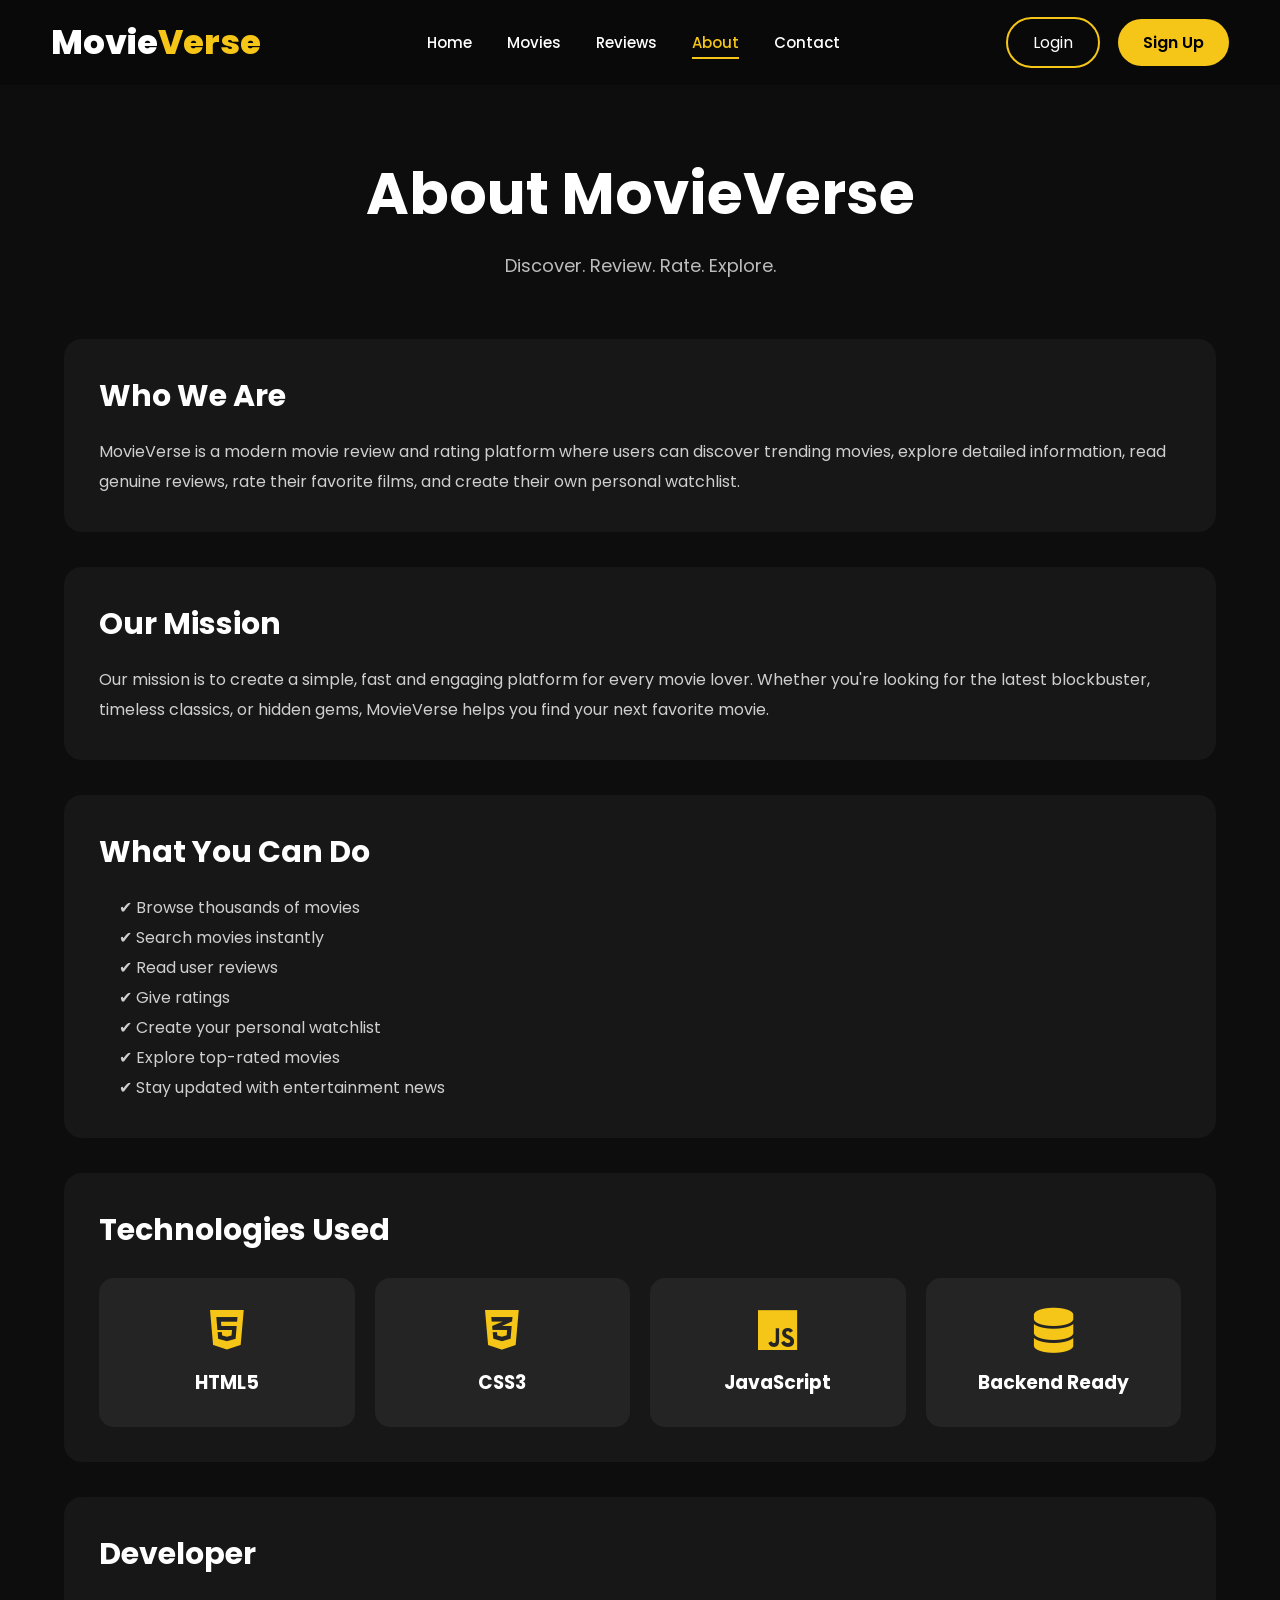
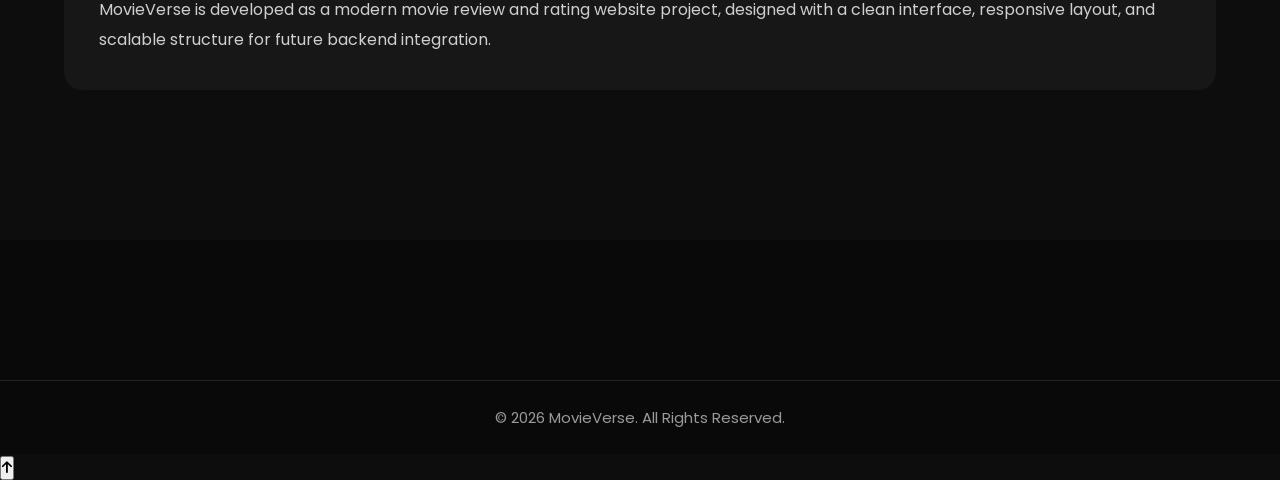
<file: about.html>
<!DOCTYPE html>
<html lang="en">

<head>

<meta charset="UTF-8">

<meta name="viewport" content="width=device-width, initial-scale=1.0">

<title>About | MovieVerse</title>

<link rel="stylesheet" href="css/style.css">

<link rel="preconnect" href="https://fonts.googleapis.com">

<link rel="preconnect" href="https://fonts.gstatic.com" crossorigin>

<link href="https://fonts.googleapis.com/css2?family=Poppins:wght@300;400;500;600;700;800&display=swap" rel="stylesheet">

<link rel="stylesheet"
href="https://cdnjs.cloudflare.com/ajax/libs/font-awesome/6.7.2/css/all.min.css">

</head>

<body>

<header>

<nav class="navbar">

<div class="logo">

<a href="index.html">

Movie<span>Verse</span>

</a>

</div>

<ul class="nav-links">

<li><a href="index.html">Home</a></li>

<li><a href="movies.html">Movies</a></li>

<li><a href="reviews.html">Reviews</a></li>

<li><a class="active" href="about.html">About</a></li>

<li><a href="contact.html">Contact</a></li>

</ul>

<div class="nav-right">

<a href="login.html" class="login-btn">

Login

</a>

<a href="signup.html" class="signup-btn">

Sign Up

</a>

</div>

</nav>

</header>

<section class="about-page">

<div class="about-banner">

<h1>

About MovieVerse

</h1>

<p>

Discover. Review. Rate. Explore.

</p>

</div>

<div class="about-content">

<div class="about-box">

<h2>

Who We Are

</h2>

<p>

MovieVerse is a modern movie review and rating platform where users can
discover trending movies, explore detailed information, read genuine reviews,
rate their favorite films, and create their own personal watchlist.

</p>

</div>

<div class="about-box">

<h2>

Our Mission

</h2>

<p>

Our mission is to create a simple, fast and engaging platform for every movie
lover. Whether you're looking for the latest blockbuster, timeless classics,
or hidden gems, MovieVerse helps you find your next favorite movie.

</p>

</div>

<div class="about-box">

<h2>

What You Can Do

</h2>

<ul>

<li>✔ Browse thousands of movies</li>

<li>✔ Search movies instantly</li>

<li>✔ Read user reviews</li>

<li>✔ Give ratings</li>

<li>✔ Create your personal watchlist</li>

<li>✔ Explore top-rated movies</li>

<li>✔ Stay updated with entertainment news</li>

</ul>

</div>

<div class="about-box">

<h2>

Technologies Used

</h2>

<div class="tech-grid">

<div class="tech-card">

<i class="fab fa-html5"></i>

<h3>HTML5</h3>

</div>

<div class="tech-card">

<i class="fab fa-css3-alt"></i>

<h3>CSS3</h3>

</div>

<div class="tech-card">

<i class="fab fa-js"></i>

<h3>JavaScript</h3>

</div>

<div class="tech-card">

<i class="fas fa-database"></i>

<h3>Backend Ready</h3>

</div>

</div>

</div>

<div class="about-box">

<h2>

Developer

</h2>

<p>

MovieVerse is developed as a modern movie review and rating website project,
designed with a clean interface, responsive layout, and scalable structure for
future backend integration.

</p>

</div>

</div>

</section>

<footer>

<div class="footer-bottom">

<p>

© 2026 MovieVerse. All Rights Reserved.

</p>

</div>

</footer>

<script src="js/main.js"></script>

</body>

</html>
</file>
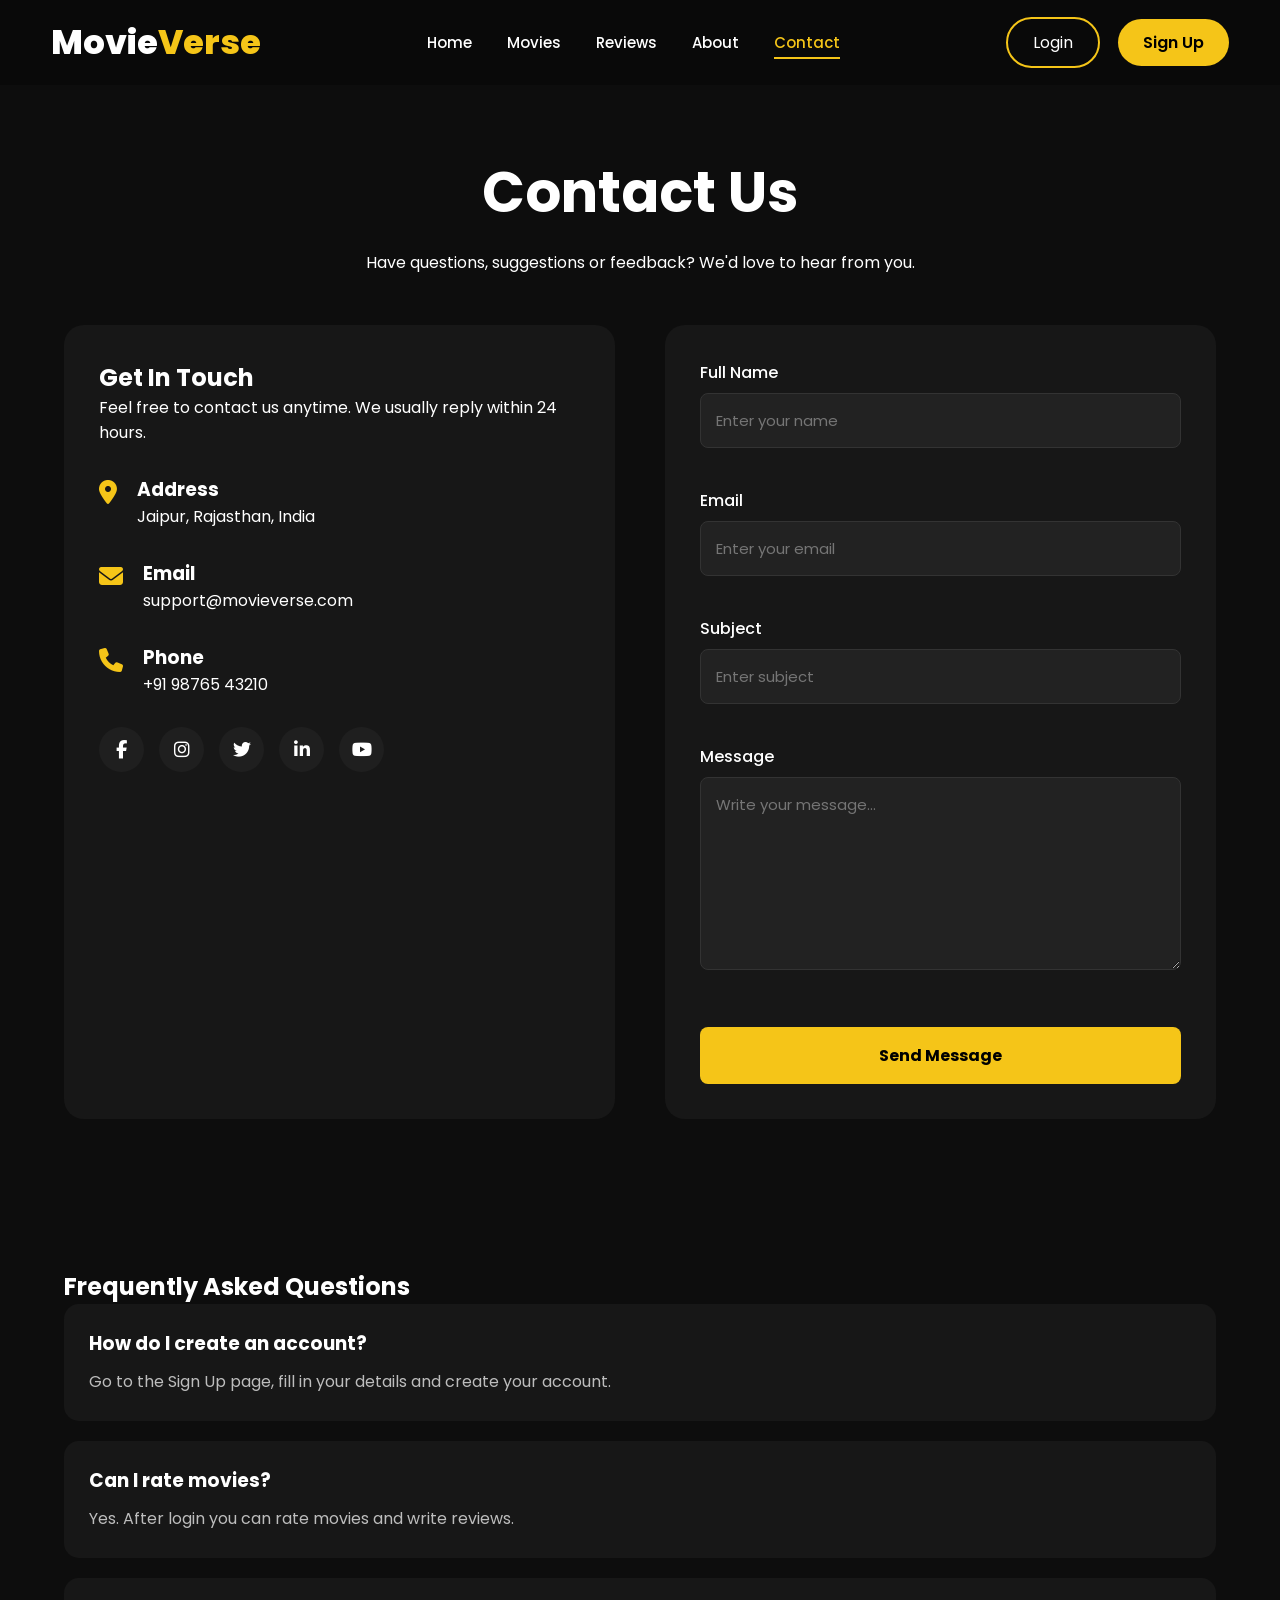
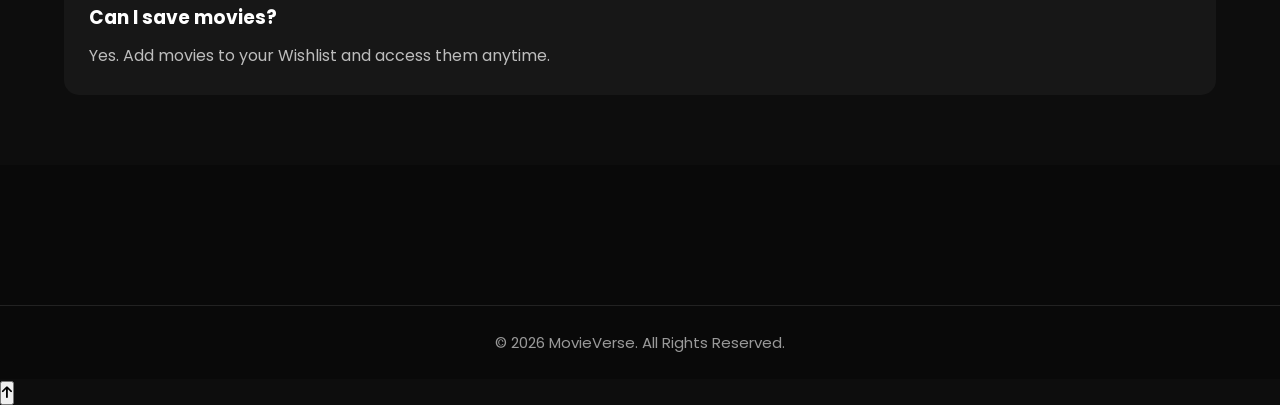
<file: contact.html>
<!DOCTYPE html>
<html lang="en">

<head>

<meta charset="UTF-8">

<meta name="viewport" content="width=device-width, initial-scale=1.0">

<title>Contact | MovieVerse</title>

<link rel="stylesheet" href="css/style.css">

<link rel="preconnect" href="https://fonts.googleapis.com">

<link rel="preconnect" href="https://fonts.gstatic.com" crossorigin>

<link href="https://fonts.googleapis.com/css2?family=Poppins:wght@300;400;500;600;700;800&display=swap" rel="stylesheet">

<link rel="stylesheet"
href="https://cdnjs.cloudflare.com/ajax/libs/font-awesome/6.7.2/css/all.min.css">

</head>

<body>

<header>

<nav class="navbar">

<div class="logo">

<a href="index.html">

Movie<span>Verse</span>

</a>

</div>

<ul class="nav-links">

<li><a href="index.html">Home</a></li>

<li><a href="movies.html">Movies</a></li>

<li><a href="reviews.html">Reviews</a></li>

<li><a href="about.html">About</a></li>

<li><a class="active" href="contact.html">Contact</a></li>

</ul>

<div class="nav-right">

<a href="login.html" class="login-btn">

Login

</a>

<a href="signup.html" class="signup-btn">

Sign Up

</a>

</div>

</nav>

</header>

<section class="contact-page">

<div class="contact-header">

<h1>

Contact Us

</h1>

<p>

Have questions, suggestions or feedback? We'd love to hear from you.

</p>

</div>

<div class="contact-container">

<div class="contact-info">

<h2>

Get In Touch

</h2>

<p>

Feel free to contact us anytime. We usually reply within 24 hours.

</p>

<div class="info-box">

<i class="fas fa-location-dot"></i>

<div>

<h3>Address</h3>

<p>Jaipur, Rajasthan, India</p>

</div>

</div>

<div class="info-box">

<i class="fas fa-envelope"></i>

<div>

<h3>Email</h3>

<p>support@movieverse.com</p>

</div>

</div>

<div class="info-box">

<i class="fas fa-phone"></i>

<div>

<h3>Phone</h3>

<p>+91 98765 43210</p>

</div>

</div>

<div class="social-links">

<a href="#"><i class="fab fa-facebook-f"></i></a>

<a href="#"><i class="fab fa-instagram"></i></a>

<a href="#"><i class="fab fa-twitter"></i></a>

<a href="#"><i class="fab fa-linkedin-in"></i></a>

<a href="#"><i class="fab fa-youtube"></i></a>

</div>

</div>

<div class="contact-form">

<form>

<div class="input-box">

<label>Full Name</label>

<input
type="text"
placeholder="Enter your name"
required>

</div>

<div class="input-box">

<label>Email</label>

<input
type="email"
placeholder="Enter your email"
required>

</div>

<div class="input-box">

<label>Subject</label>

<input
type="text"
placeholder="Enter subject"
required>

</div>

<div class="input-box">

<label>Message</label>

<textarea
rows="7"
placeholder="Write your message..."
required></textarea>

</div>

<button type="submit" class="auth-btn">

Send Message

</button>

</form>

</div>

</div>

</section>

<section class="faq-section">

<h2>

Frequently Asked Questions

</h2>

<div class="faq-item">

<h3>How do I create an account?</h3>

<p>

Go to the Sign Up page, fill in your details and create your account.

</p>

</div>

<div class="faq-item">

<h3>Can I rate movies?</h3>

<p>

Yes. After login you can rate movies and write reviews.

</p>

</div>

<div class="faq-item">

<h3>Can I save movies?</h3>

<p>

Yes. Add movies to your Wishlist and access them anytime.

</p>

</div>

</section>

<footer>

<div class="footer-bottom">

<p>

© 2026 MovieVerse. All Rights Reserved.

</p>

</div>

</footer>

<script src="js/main.js"></script>

</body>

</html>
</file>
<file: css/style.css>
/*==========================================
            GOOGLE FONT
==========================================*/

@import url('https://fonts.googleapis.com/css2?family=Poppins:wght@300;400;500;600;700;800&display=swap');

/*==========================================
                RESET
==========================================*/

*{
    margin:0;
    padding:0;
    box-sizing:border-box;
    font-family:'Poppins',sans-serif;
}

html{
    scroll-behavior:smooth;
}

body{
    background:#0d0d0d;
    color:#ffffff;
    overflow-x:hidden;
}

img{
    width:100%;
    display:block;
}

a{
    text-decoration:none;
    color:#fff;
}

ul{
    list-style:none;
}

/*==========================================
              VARIABLES
==========================================*/

:root{

--yellow:#f5c518;
--black:#0d0d0d;
--card:#171717;
--light:#ffffff;
--gray:#9e9e9e;
--transition:.35s;

}

/*==========================================
                HEADER
==========================================*/

header{

width:100%;
position:fixed;
top:0;
left:0;
z-index:1000;
background:rgba(10,10,10,.95);
backdrop-filter:blur(15px);

}

.navbar{

width:92%;
height:85px;

margin:auto;

display:flex;

justify-content:space-between;

align-items:center;

}

/*==========================================
                LOGO
==========================================*/

.logo a{

font-size:34px;

font-weight:800;

color:#fff;

}

.logo span{

color:var(--yellow);

}

/*==========================================
              NAV LINKS
==========================================*/

.nav-links{

display:flex;

gap:35px;

}

.nav-links a{

font-size:15px;

font-weight:500;

transition:.3s;

position:relative;

}

.nav-links a:hover,

.nav-links .active{

color:var(--yellow);

}

.nav-links a::after{

content:"";

position:absolute;

left:0;

bottom:-6px;

width:0;

height:2px;

background:var(--yellow);

transition:.3s;

}

.nav-links a:hover::after,

.nav-links .active::after{

width:100%;

}

/*==========================================
            RIGHT SIDE
==========================================*/

.nav-right{

display:flex;

align-items:center;

gap:18px;

}

.search{

display:flex;

background:#1f1f1f;

border-radius:40px;

overflow:hidden;

}

.search input{

background:none;

border:none;

outline:none;

padding:13px 18px;

color:#fff;

width:230px;

}

.search button{

background:var(--yellow);

border:none;

padding:13px 18px;

cursor:pointer;

font-size:16px;

}

.login-btn{

padding:11px 25px;

border:2px solid var(--yellow);

border-radius:35px;

transition:.3s;

}

.login-btn:hover{

background:var(--yellow);

color:#000;

}

.signup-btn{

padding:11px 25px;

background:var(--yellow);

color:#000;

border-radius:35px;

font-weight:600;

transition:.3s;

}

.signup-btn:hover{

transform:translateY(-3px);

box-shadow:0 8px 20px rgba(245,197,24,.35);

}

/*==========================================
              HERO
==========================================*/

.hero{

width:92%;

height:720px;

margin:130px auto 60px;

background:#181818;

border-radius:30px;

display:flex;

justify-content:space-between;

align-items:center;

padding:70px;

position:relative;

overflow:hidden;

}

.hero-overlay{

position:absolute;

top:0;

left:0;

width:100%;

height:100%;

background:linear-gradient(90deg,rgba(0,0,0,.9),rgba(0,0,0,.35));

}

.hero-content{

width:52%;

z-index:2;

}

.tag{

display:inline-block;

background:var(--yellow);

padding:8px 18px;

color:#000;

font-weight:700;

border-radius:30px;

margin-bottom:22px;

}

.hero-content h1{

font-size:68px;

font-weight:800;

line-height:78px;

margin-bottom:22px;

}

.description{

font-size:17px;

color:#d0d0d0;

line-height:31px;

margin-bottom:28px;

}

.movie-meta{

display:flex;

flex-wrap:wrap;

gap:15px;

margin-bottom:35px;

}

.movie-meta span{

padding:10px 18px;

background:#242424;

border-radius:30px;

font-size:14px;

}

.hero-buttons{

display:flex;

gap:18px;

}

.hero-buttons a{

padding:15px 28px;

border-radius:35px;

font-weight:600;

}

.hero-buttons a:first-child{

background:var(--yellow);

color:#000;

}

.hero-buttons a:last-child{

border:2px solid var(--yellow);

}

.hero-poster{

width:38%;

z-index:2;

}

.hero-poster img{

border-radius:22px;

box-shadow:0 30px 70px rgba(0,0,0,.6);

}
/*==========================================
            SECTION HEADINGS
==========================================*/

.section-heading{

width:92%;
margin:70px auto 30px;

display:flex;

justify-content:space-between;

align-items:center;

}

.section-heading h2{

font-size:34px;

font-weight:700;

}

.section-heading a{

color:var(--yellow);

font-weight:600;

transition:.3s;

}

.section-heading a:hover{

opacity:.8;

}

/*==========================================
            FEATURED TODAY
==========================================*/

.featured{

width:92%;

margin:auto;

padding:20px 0 50px;

}

.featured-container{

display:grid;

grid-template-columns:repeat(4,1fr);

gap:25px;

}

.featured-card{

background:var(--card);

border-radius:18px;

overflow:hidden;

cursor:pointer;

transition:.35s;

}

.featured-card:hover{

transform:translateY(-10px);

box-shadow:0 20px 45px rgba(0,0,0,.45);

}

.featured-card img{

height:330px;

object-fit:cover;

}

.featured-info{

padding:20px;

}

.featured-info h3{

font-size:22px;

margin-bottom:10px;

}

.featured-info p{

color:var(--yellow);

font-weight:600;

margin-bottom:8px;

}

.featured-info span{

color:var(--gray);

font-size:15px;

}

/*==========================================
            TRENDING
==========================================*/

.trending{

width:92%;

margin:70px auto;

}

/*==========================================
            MOVIE GRID
==========================================*/

.movie-grid{

display:grid;

grid-template-columns:repeat(5,1fr);

gap:25px;

}

/*==========================================
            MOVIE CARD
==========================================*/

.movie-card{

background:var(--card);

border-radius:18px;

overflow:hidden;

transition:.35s;

cursor:pointer;

}

.movie-card:hover{

transform:translateY(-12px);

box-shadow:0 25px 50px rgba(0,0,0,.45);

}

.movie-image{

position:relative;

overflow:hidden;

}

.movie-image img{

height:360px;

object-fit:cover;

transition:.4s;

}

.movie-card:hover .movie-image img{

transform:scale(1.08);

}

.rating{

position:absolute;

top:15px;

right:15px;

background:var(--yellow);

color:#000;

padding:8px 12px;

font-weight:700;

border-radius:30px;

font-size:14px;

}

.movie-content{

padding:18px;

}

.movie-content h3{

font-size:20px;

margin-bottom:10px;

}

.movie-content p{

color:var(--gray);

margin-bottom:18px;

}

.movie-content button{

width:100%;

padding:13px;

background:var(--yellow);

border:none;

border-radius:8px;

font-size:15px;

font-weight:600;

cursor:pointer;

transition:.3s;

}

.movie-content button:hover{

background:#ffd84d;

}

/*==========================================
            TOP RATED
==========================================*/

.top-rated{

width:92%;

margin:80px auto;

}

.top-rated-container{

display:grid;

grid-template-columns:repeat(5,1fr);

gap:25px;

}

.top-rated .movie-card{

border:1px solid #262626;

}

.top-rated .movie-card:hover{

border-color:var(--yellow);

}
/*==========================================
            LATEST REVIEWS
==========================================*/

.reviews{

width:92%;

margin:90px auto;

}

.review-container{

display:grid;

grid-template-columns:repeat(3,1fr);

gap:30px;

}

.review-card{

background:var(--card);

padding:25px;

border-radius:18px;

transition:.35s;

cursor:pointer;

border:1px solid #242424;

}

.review-card:hover{

transform:translateY(-10px);

border-color:var(--yellow);

}

.review-user{

display:flex;

align-items:center;

gap:15px;

margin-bottom:20px;

}

.review-user img{

width:65px;

height:65px;

border-radius:50%;

object-fit:cover;

}

.review-user h4{

font-size:18px;

margin-bottom:5px;

}

.review-user span{

color:var(--yellow);

font-size:15px;

}

.review-card p{

color:#d4d4d4;

line-height:28px;

font-size:15px;

}

/*==========================================
            NEWS SECTION
==========================================*/

.news{

width:92%;

margin:90px auto;

}

.news-grid{

display:grid;

grid-template-columns:repeat(3,1fr);

gap:30px;

}

.news-card{

background:var(--card);

border-radius:18px;

overflow:hidden;

transition:.35s;

cursor:pointer;

}

.news-card:hover{

transform:translateY(-10px);

}

.news-card img{

height:240px;

object-fit:cover;

}

.news-card h3{

padding:20px;

font-size:22px;

line-height:32px;

}

.news-card p{

padding:0 20px 20px;

color:var(--yellow);

font-weight:600;

}

/*==========================================
            NEWSLETTER
==========================================*/

.newsletter{

margin-top:100px;

background:#151515;

padding:80px 0;

}

.newsletter-content{

width:70%;

margin:auto;

text-align:center;

}

.newsletter-content h2{

font-size:42px;

margin-bottom:20px;

}

.newsletter-content p{

color:var(--gray);

font-size:17px;

line-height:30px;

margin-bottom:35px;

}

.newsletter form{

display:flex;

justify-content:center;

gap:15px;

flex-wrap:wrap;

}

.newsletter input{

width:420px;

padding:16px 20px;

border:none;

outline:none;

border-radius:8px;

font-size:16px;

}

.newsletter button{

padding:16px 35px;

background:var(--yellow);

color:#000;

border:none;

font-size:16px;

font-weight:700;

border-radius:8px;

cursor:pointer;

transition:.3s;

}

.newsletter button:hover{

background:#ffd84d;

}

/*==========================================
                FOOTER
==========================================*/

footer{

background:#090909;

padding:80px 0 0;

}

.footer-container{

width:92%;

margin:auto;

display:grid;

grid-template-columns:2fr 1fr 1fr 1fr;

gap:40px;

}

.footer-column h2{

font-size:34px;

margin-bottom:20px;

}

.footer-column h2 span{

color:var(--yellow);

}

.footer-column h3{

margin-bottom:20px;

font-size:22px;

}

.footer-column p{

color:var(--gray);

line-height:30px;

}

.footer-column ul li{

margin-bottom:15px;

}

.footer-column ul li a{

color:#bdbdbd;

transition:.3s;

}

.footer-column ul li a:hover{

color:var(--yellow);

}

.social-links{

display:flex;

gap:15px;

margin-top:25px;

}

.social-links a{

width:45px;

height:45px;

background:#1f1f1f;

display:flex;

justify-content:center;

align-items:center;

border-radius:50%;

font-size:18px;

transition:.3s;

}

.social-links a:hover{

background:var(--yellow);

color:#000;

}

.footer-bottom{

margin-top:60px;

padding:25px;

text-align:center;

border-top:1px solid #222;

color:#9a9a9a;

font-size:15px;

}/*==========================================
            RESPONSIVE DESIGN
==========================================*/

/* ----------- 1200px ----------- */

@media(max-width:1200px){

.hero{

flex-direction:column;

height:auto;

padding:60px 40px;

gap:50px;

}

.hero-content,

.hero-poster{

width:100%;

}

.hero-content h1{

font-size:54px;

line-height:65px;

}

.featured-container{

grid-template-columns:repeat(3,1fr);

}

.movie-grid{

grid-template-columns:repeat(4,1fr);

}

.top-rated-container{

grid-template-columns:repeat(4,1fr);

}

.review-container{

grid-template-columns:repeat(2,1fr);

}

.news-grid{

grid-template-columns:repeat(2,1fr);

}

.footer-container{

grid-template-columns:repeat(2,1fr);

}

}

/* ----------- 992px ----------- */

@media(max-width:992px){

.navbar{

flex-direction:column;

height:auto;

padding:20px 0;

gap:20px;

}

.nav-links{

flex-wrap:wrap;

justify-content:center;

gap:18px;

}

.nav-right{

width:100%;

justify-content:center;

flex-wrap:wrap;

}

.hero{

margin-top:220px;

}

.featured-container{

grid-template-columns:repeat(2,1fr);

}

.movie-grid{

grid-template-columns:repeat(3,1fr);

}

.top-rated-container{

grid-template-columns:repeat(3,1fr);

}

.review-container{

grid-template-columns:1fr;

}

.news-grid{

grid-template-columns:1fr;

}

.newsletter-content{

width:90%;

}

.footer-container{

grid-template-columns:1fr 1fr;

}

}

/* ----------- 768px ----------- */

@media(max-width:768px){

.hero{

padding:30px;

}

.hero-content h1{

font-size:40px;

line-height:52px;

}

.hero-buttons{

flex-direction:column;

}

.hero-buttons a{

text-align:center;

}

.movie-meta{

gap:10px;

}

.movie-grid{

grid-template-columns:repeat(2,1fr);

}

.top-rated-container{

grid-template-columns:repeat(2,1fr);

}

.featured-container{

grid-template-columns:1fr;

}

.section-heading{

flex-direction:column;

align-items:flex-start;

gap:10px;

}

.footer-container{

grid-template-columns:1fr;

text-align:center;

}

.social-links{

justify-content:center;

}

.newsletter form{

flex-direction:column;

}

.newsletter input,

.newsletter button{

width:100%;

}

}

/* ----------- 576px ----------- */

@media(max-width:576px){

.logo a{

font-size:28px;

}

.search{

width:100%;

}

.search input{

width:100%;

}

.hero{

margin-top:260px;

}

.hero-content h1{

font-size:30px;

line-height:40px;

}

.description{

font-size:15px;

line-height:28px;

}

.movie-grid{

grid-template-columns:1fr;

}

.top-rated-container{

grid-template-columns:1fr;

}

.movie-image img{

height:420px;

}

.featured-card img{

height:400px;

}

.review-user{

flex-direction:column;

align-items:flex-start;

}

.news-card img{

height:220px;

}

.footer-column h2{

font-size:28px;

}

.footer-column h3{

font-size:20px;

}

.footer-bottom{

font-size:14px;

}

}
/*==========================================
        AUTH PAGES (LOGIN / SIGNUP)
==========================================*/

.auth-page{
width:100%;
min-height:100vh;
padding:150px 0 80px;
background:#0d0d0d;
}

.auth-container{
width:90%;
margin:auto;
display:grid;
grid-template-columns:1fr 1fr;
gap:60px;
align-items:center;
}

.auth-left h1{
font-size:52px;
margin-bottom:20px;
}

.auth-left p{
color:#bdbdbd;
line-height:30px;
margin-bottom:40px;
}

.auth-left img{
width:100%;
border-radius:20px;
}

.auth-right{
background:#171717;
padding:45px;
border-radius:20px;
}

.auth-right h2{
font-size:34px;
margin-bottom:30px;
}

.input-box{
margin-bottom:20px;
}

.input-box label{
display:block;
margin-bottom:8px;
font-weight:500;
}

.input-box input,
.input-box textarea,
.input-box select{
width:100%;
padding:15px;
background:#242424;
border:1px solid #333;
color:#fff;
border-radius:8px;
outline:none;
font-size:15px;
}

.input-box input:focus,
.input-box textarea:focus,
.input-box select:focus{
border-color:#f5c518;
}

.auth-btn{
width:100%;
padding:16px;
background:#f5c518;
border:none;
border-radius:8px;
font-size:16px;
font-weight:700;
cursor:pointer;
margin-top:10px;
}

.auth-btn:hover{
background:#ffd84d;
}

.auth-text{
margin-top:25px;
text-align:center;
}

.auth-text a{
color:#f5c518;
}

.divider{
text-align:center;
margin:30px 0;
position:relative;
}

.divider span{
background:#171717;
padding:0 15px;
position:relative;
z-index:2;
}

.divider::before{
content:"";
position:absolute;
left:0;
top:50%;
width:100%;
height:1px;
background:#333;
}

.social-login{
display:flex;
flex-direction:column;
gap:15px;
}

.social-login button{
padding:15px;
background:#242424;
border:none;
color:#fff;
border-radius:8px;
cursor:pointer;
font-size:15px;
}

.social-login i{
margin-right:10px;
color:#f5c518;
}

.remember{
display:flex;
justify-content:space-between;
align-items:center;
margin-bottom:20px;
font-size:14px;
}

.remember a{
color:#f5c518;
}

/*==========================================
PROFILE
==========================================*/

.profile-page{
width:90%;
margin:150px auto 80px;
}

.profile-header{
text-align:center;
margin-bottom:50px;
}

.profile-header img{
width:160px;
height:160px;
border-radius:50%;
object-fit:cover;
margin:auto;
border:5px solid #f5c518;
}

.profile-header h1{
margin-top:20px;
font-size:40px;
}

.profile-header p{
color:#bdbdbd;
margin:15px 0 25px;
}

.profile-header button{
padding:14px 35px;
background:#f5c518;
border:none;
border-radius:30px;
font-weight:700;
cursor:pointer;
}

.profile-stats{
display:grid;
grid-template-columns:repeat(4,1fr);
gap:25px;
margin-bottom:60px;
}

.stat-card{
background:#171717;
padding:30px;
border-radius:15px;
text-align:center;
}

.stat-card h2{
font-size:40px;
color:#f5c518;
margin-bottom:10px;
}

.profile-section{
margin-bottom:70px;
}

.profile-section h2{
margin-bottom:25px;
font-size:32px;
}
/*==========================================
        MOVIE DETAILS PAGE
==========================================*/

.movie-details{
width:90%;
margin:150px auto 80px;
display:grid;
grid-template-columns:380px 1fr;
gap:50px;
align-items:start;
}

.details-left img{
width:100%;
border-radius:20px;
box-shadow:0 20px 40px rgba(0,0,0,.45);
}

.details-right h1{
font-size:52px;
margin-bottom:20px;
}

.details-right p{
color:#cfcfcf;
line-height:30px;
margin-bottom:25px;
}

.movie-buttons{
display:flex;
gap:20px;
margin:30px 0;
}

.movie-buttons a{
padding:15px 30px;
background:#f5c518;
color:#000;
border-radius:30px;
font-weight:600;
}

.movie-buttons a:last-child{
background:transparent;
border:2px solid #f5c518;
color:#fff;
}

.cast-container{
display:grid;
grid-template-columns:repeat(4,1fr);
gap:20px;
margin:25px 0;
}

.cast-card{
background:#171717;
padding:20px;
border-radius:15px;
text-align:center;
transition:.3s;
}

.cast-card:hover{
transform:translateY(-8px);
}

.cast-card img{
width:110px;
height:110px;
margin:auto;
border-radius:50%;
object-fit:cover;
margin-bottom:15px;
}

.rating-box{
background:#171717;
padding:30px;
border-radius:18px;
text-align:center;
width:250px;
margin-top:30px;
}

.rating-box h1{
font-size:60px;
color:#f5c518;
}

/*==========================================
WISHLIST
==========================================*/

.wishlist-page{
width:90%;
margin:150px auto;
}

.wishlist-page .movie-grid{
margin-top:40px;
}

/*==========================================
REVIEWS PAGE
==========================================*/

.reviews-page{
width:90%;
margin:150px auto 70px;
}

.write-review{
width:90%;
margin:60px auto;
background:#171717;
padding:40px;
border-radius:20px;
}

.write-review h2{
margin-bottom:30px;
font-size:34px;
}

.write-review form{
display:flex;
flex-direction:column;
gap:20px;
}

.write-review input,
.write-review textarea,
.write-review select{
padding:15px;
background:#222;
border:1px solid #333;
border-radius:8px;
color:#fff;
outline:none;
}

.write-review button{
padding:16px;
background:#f5c518;
border:none;
font-size:16px;
font-weight:700;
border-radius:8px;
cursor:pointer;
}

/*==========================================
ABOUT PAGE
==========================================*/

.about-page{
width:90%;
margin:150px auto;
}

.about-banner{
text-align:center;
margin-bottom:60px;
}

.about-banner h1{
font-size:58px;
margin-bottom:15px;
}

.about-banner p{
font-size:18px;
color:#bdbdbd;
}

.about-content{
display:flex;
flex-direction:column;
gap:35px;
}

.about-box{
background:#171717;
padding:35px;
border-radius:18px;
}

.about-box h2{
margin-bottom:18px;
font-size:30px;
}

.about-box p,
.about-box li{
line-height:30px;
color:#cfcfcf;
}

.about-box ul{
padding-left:20px;
}

.tech-grid{
display:grid;
grid-template-columns:repeat(4,1fr);
gap:20px;
margin-top:25px;
}

.tech-card{
background:#242424;
padding:30px;
text-align:center;
border-radius:15px;
transition:.3s;
}

.tech-card:hover{
transform:translateY(-8px);
}

.tech-card i{
font-size:45px;
color:#f5c518;
margin-bottom:15px;
}

/*==========================================
CONTACT PAGE
==========================================*/

.contact-page{
width:90%;
margin:150px auto;
}

.contact-header{
text-align:center;
margin-bottom:50px;
}

.contact-header h1{
font-size:56px;
margin-bottom:15px;
}

.contact-container{
display:grid;
grid-template-columns:1fr 1fr;
gap:50px;
}

.contact-info,
.contact-form{
background:#171717;
padding:35px;
border-radius:20px;
}

.info-box{
display:flex;
gap:20px;
margin:30px 0;
align-items:flex-start;
}

.info-box i{
font-size:24px;
color:#f5c518;
margin-top:5px;
}

.contact-form form{
display:flex;
flex-direction:column;
gap:20px;
}

.contact-form input,
.contact-form textarea{
width:100%;
padding:15px;
background:#222;
border:1px solid #333;
border-radius:8px;
color:#fff;
outline:none;
}

.faq-section{
width:90%;
margin:70px auto;
}

.faq-item{
background:#171717;
padding:25px;
border-radius:15px;
margin-bottom:20px;
}

.faq-item h3{
margin-bottom:10px;
}

.faq-item p{
color:#bdbdbd;
line-height:28px;
}

/*==========================================
EXTRA RESPONSIVE
==========================================*/

@media(max-width:992px){

.movie-details,
.contact-container,
.auth-container{
grid-template-columns:1fr;
}

.cast-container{
grid-template-columns:repeat(2,1fr);
}

.tech-grid{
grid-template-columns:repeat(2,1fr);
}

.profile-stats{
grid-template-columns:repeat(2,1fr);
}

}

@media(max-width:576px){

.cast-container,
.tech-grid,
.profile-stats{
grid-template-columns:1fr;
}

.details-right h1{
font-size:36px;
}

.about-banner h1,
.contact-header h1{
font-size:38px;
}

.movie-buttons{
flex-direction:column;
}

.movie-buttons a{
text-align:center;
}

.rating-box{
width:100%;
}

}
</file>
